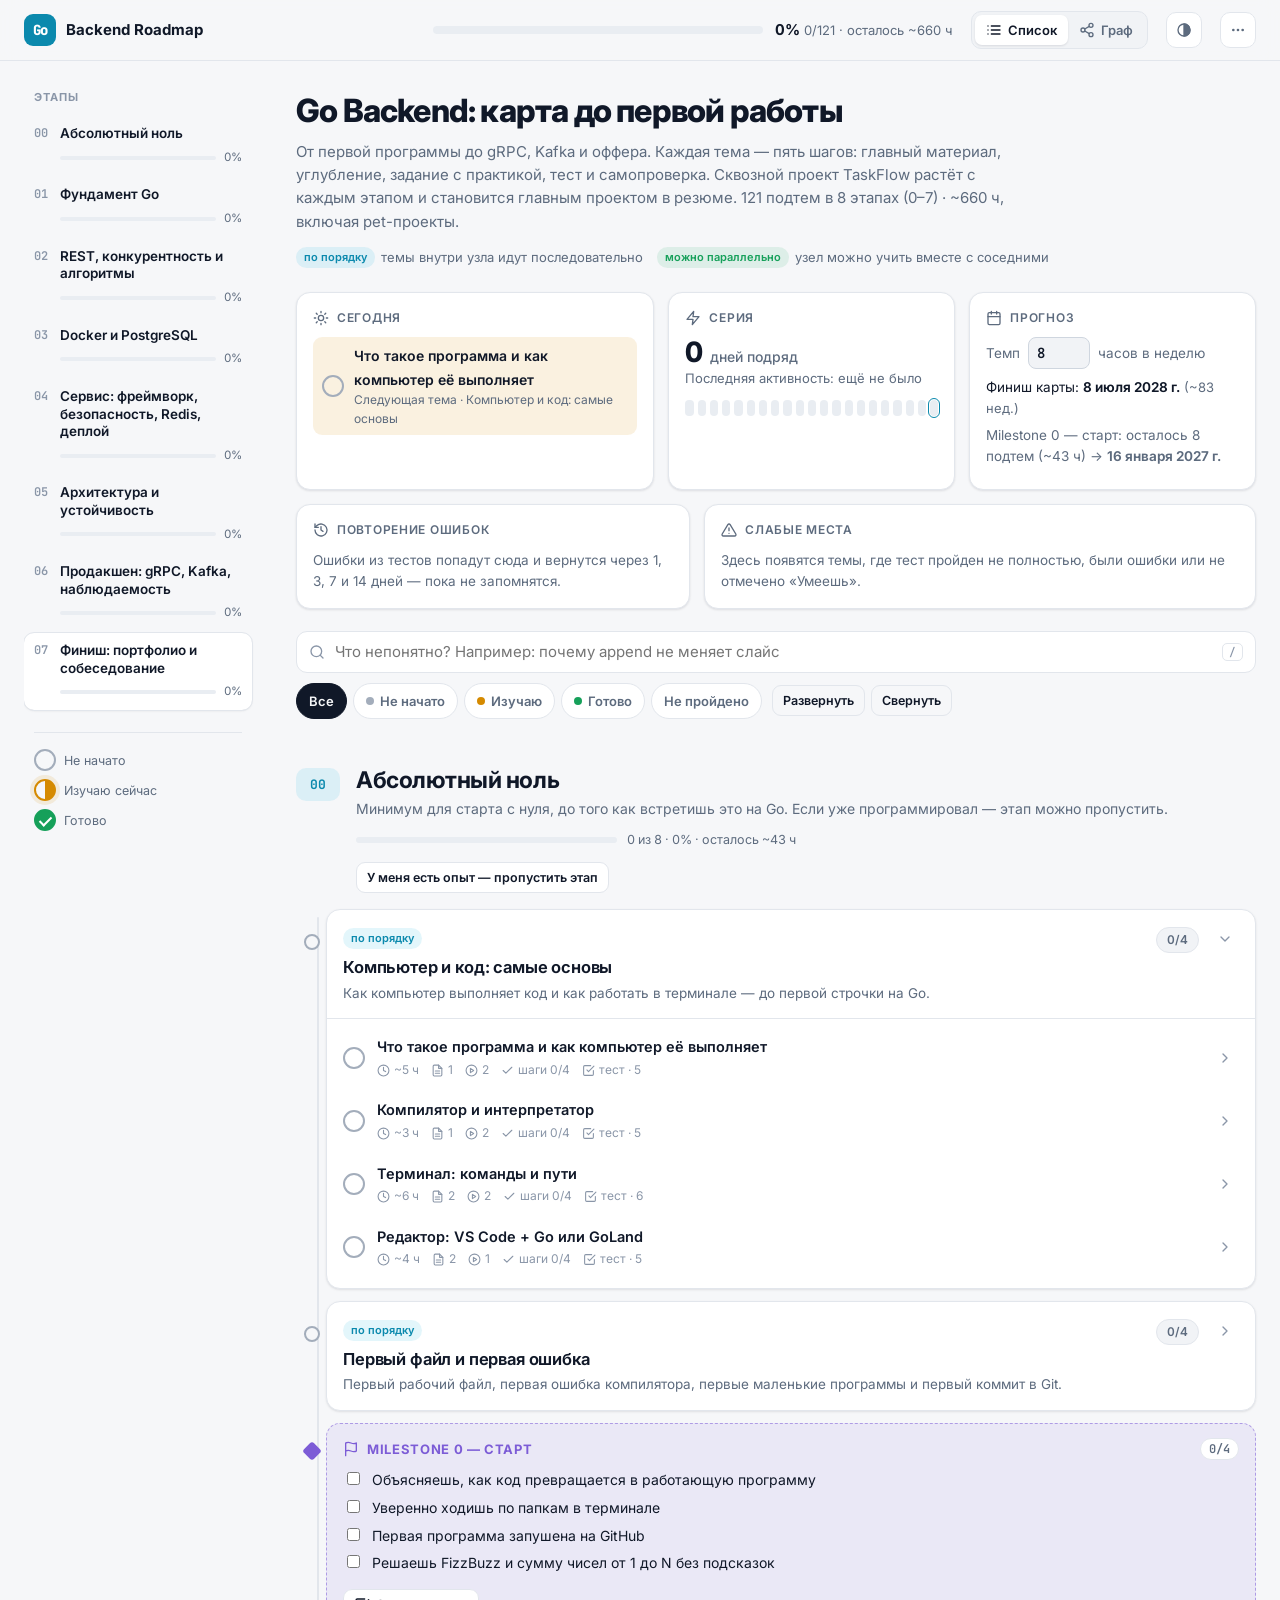
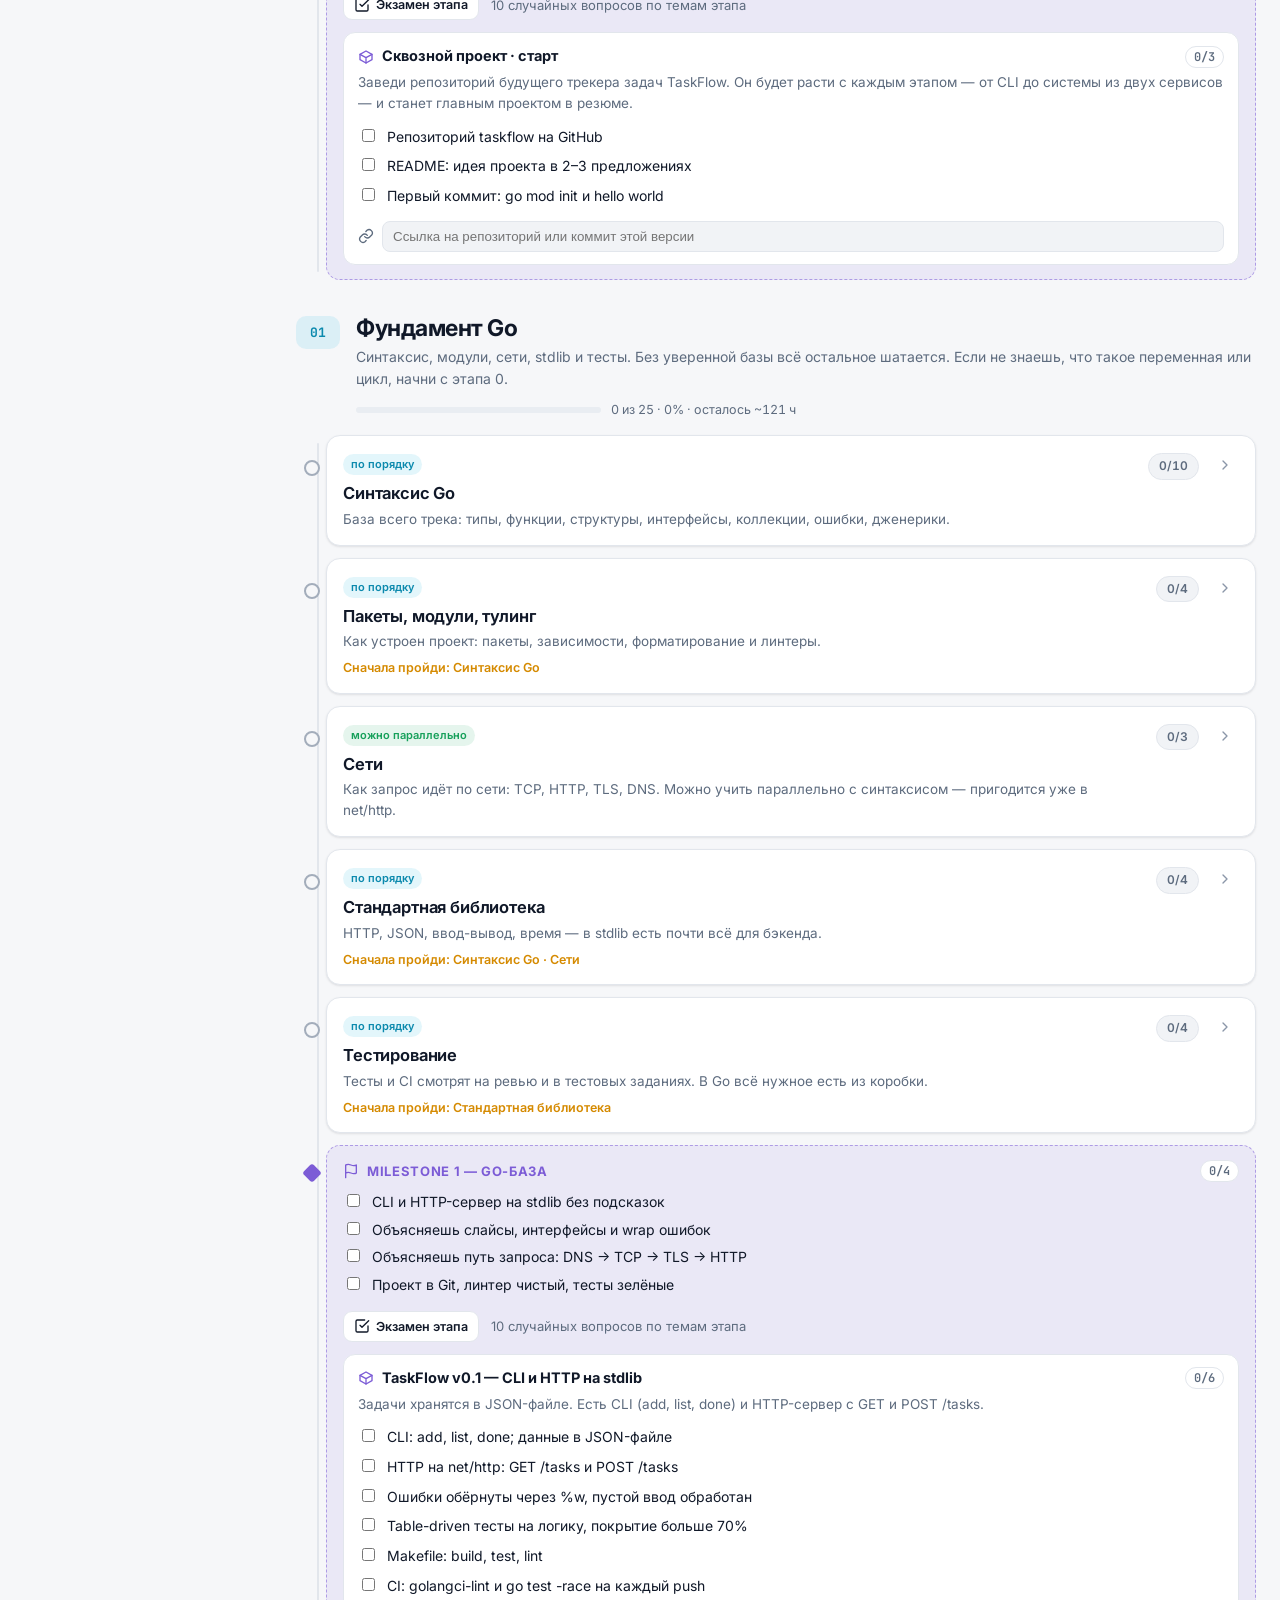
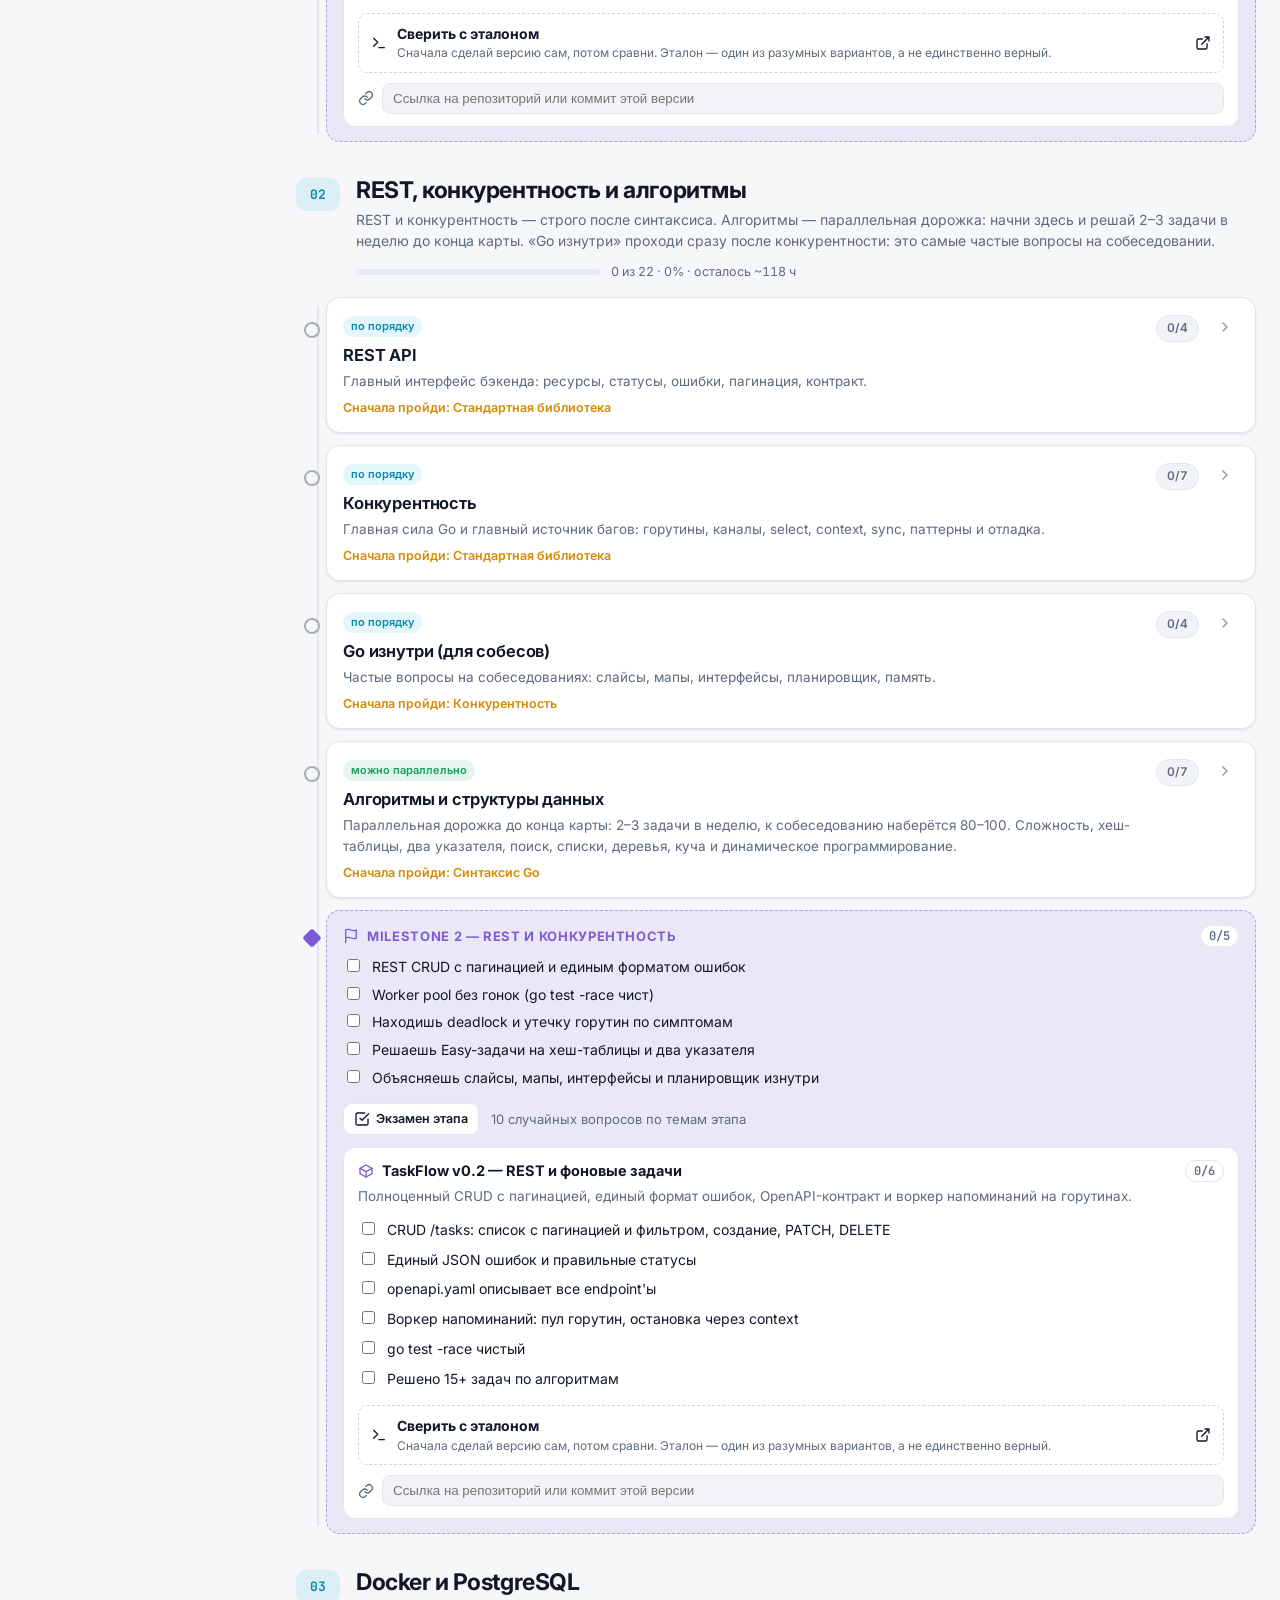
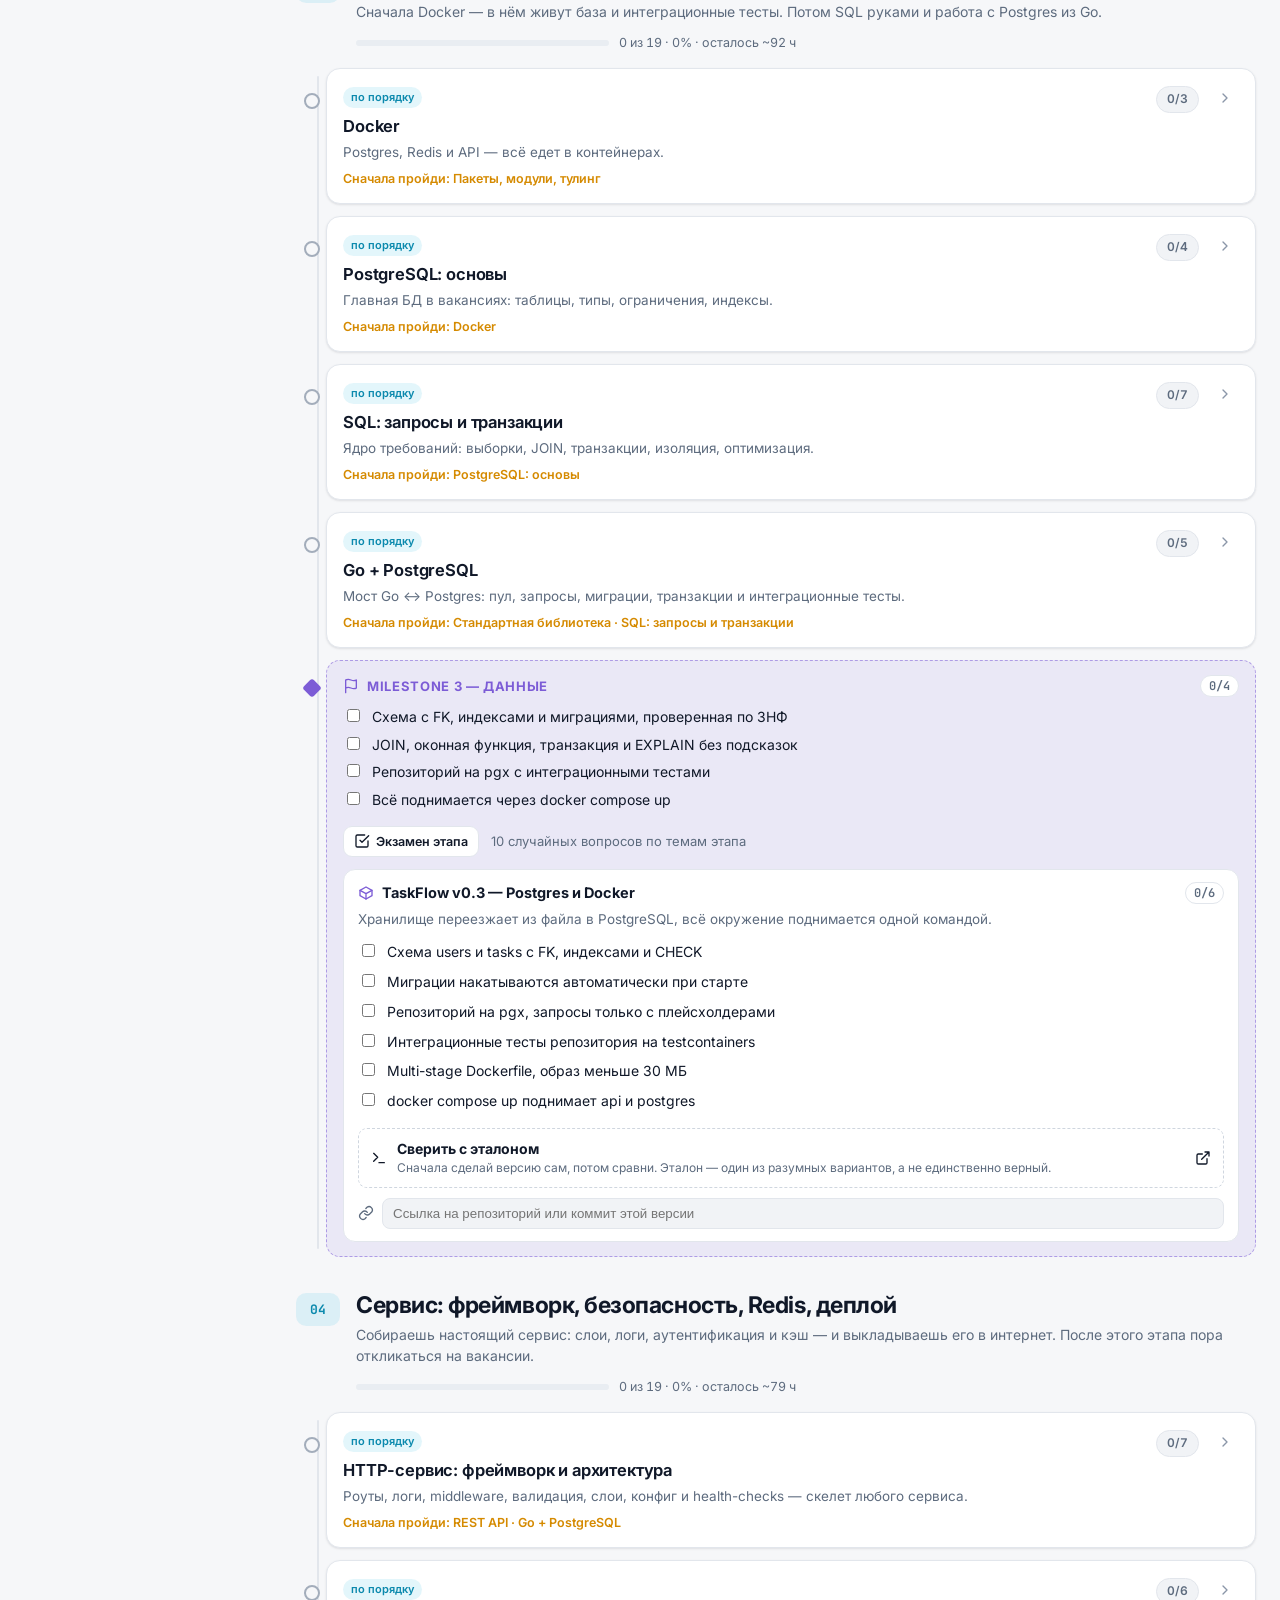
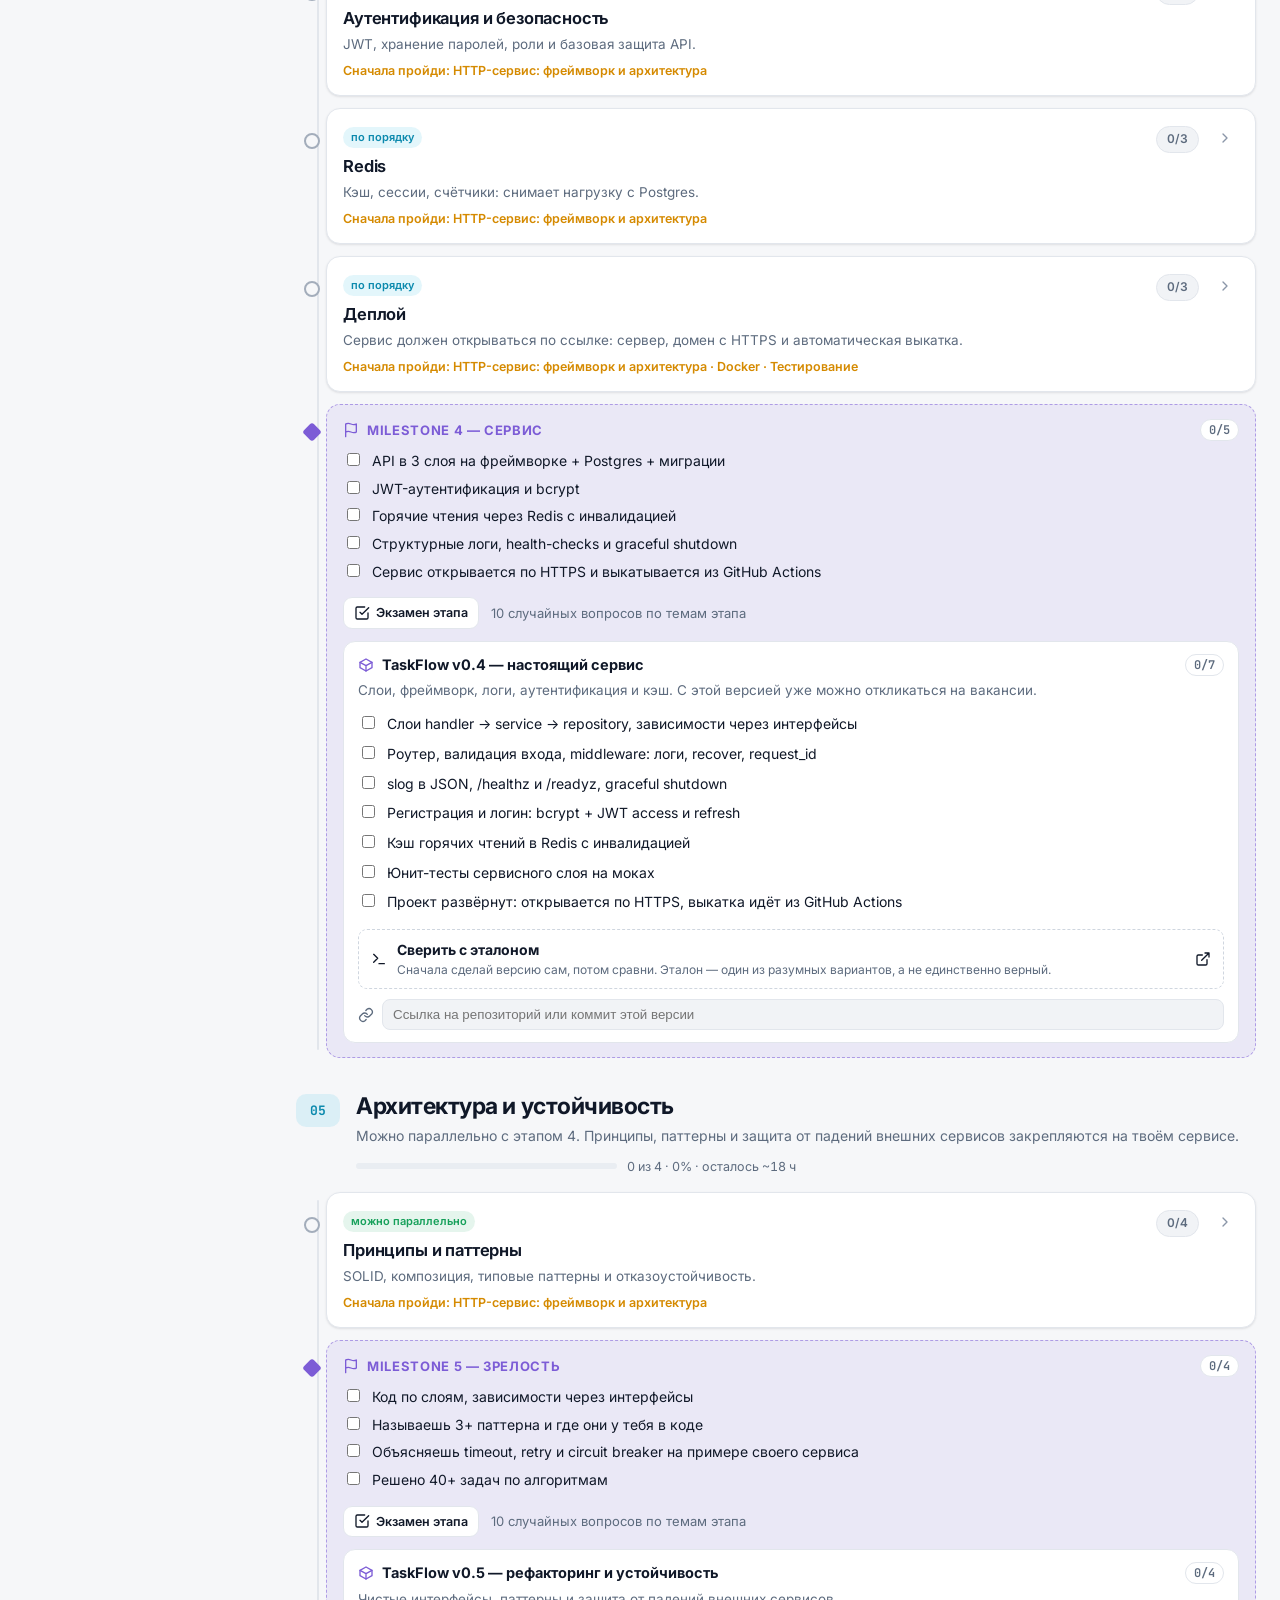
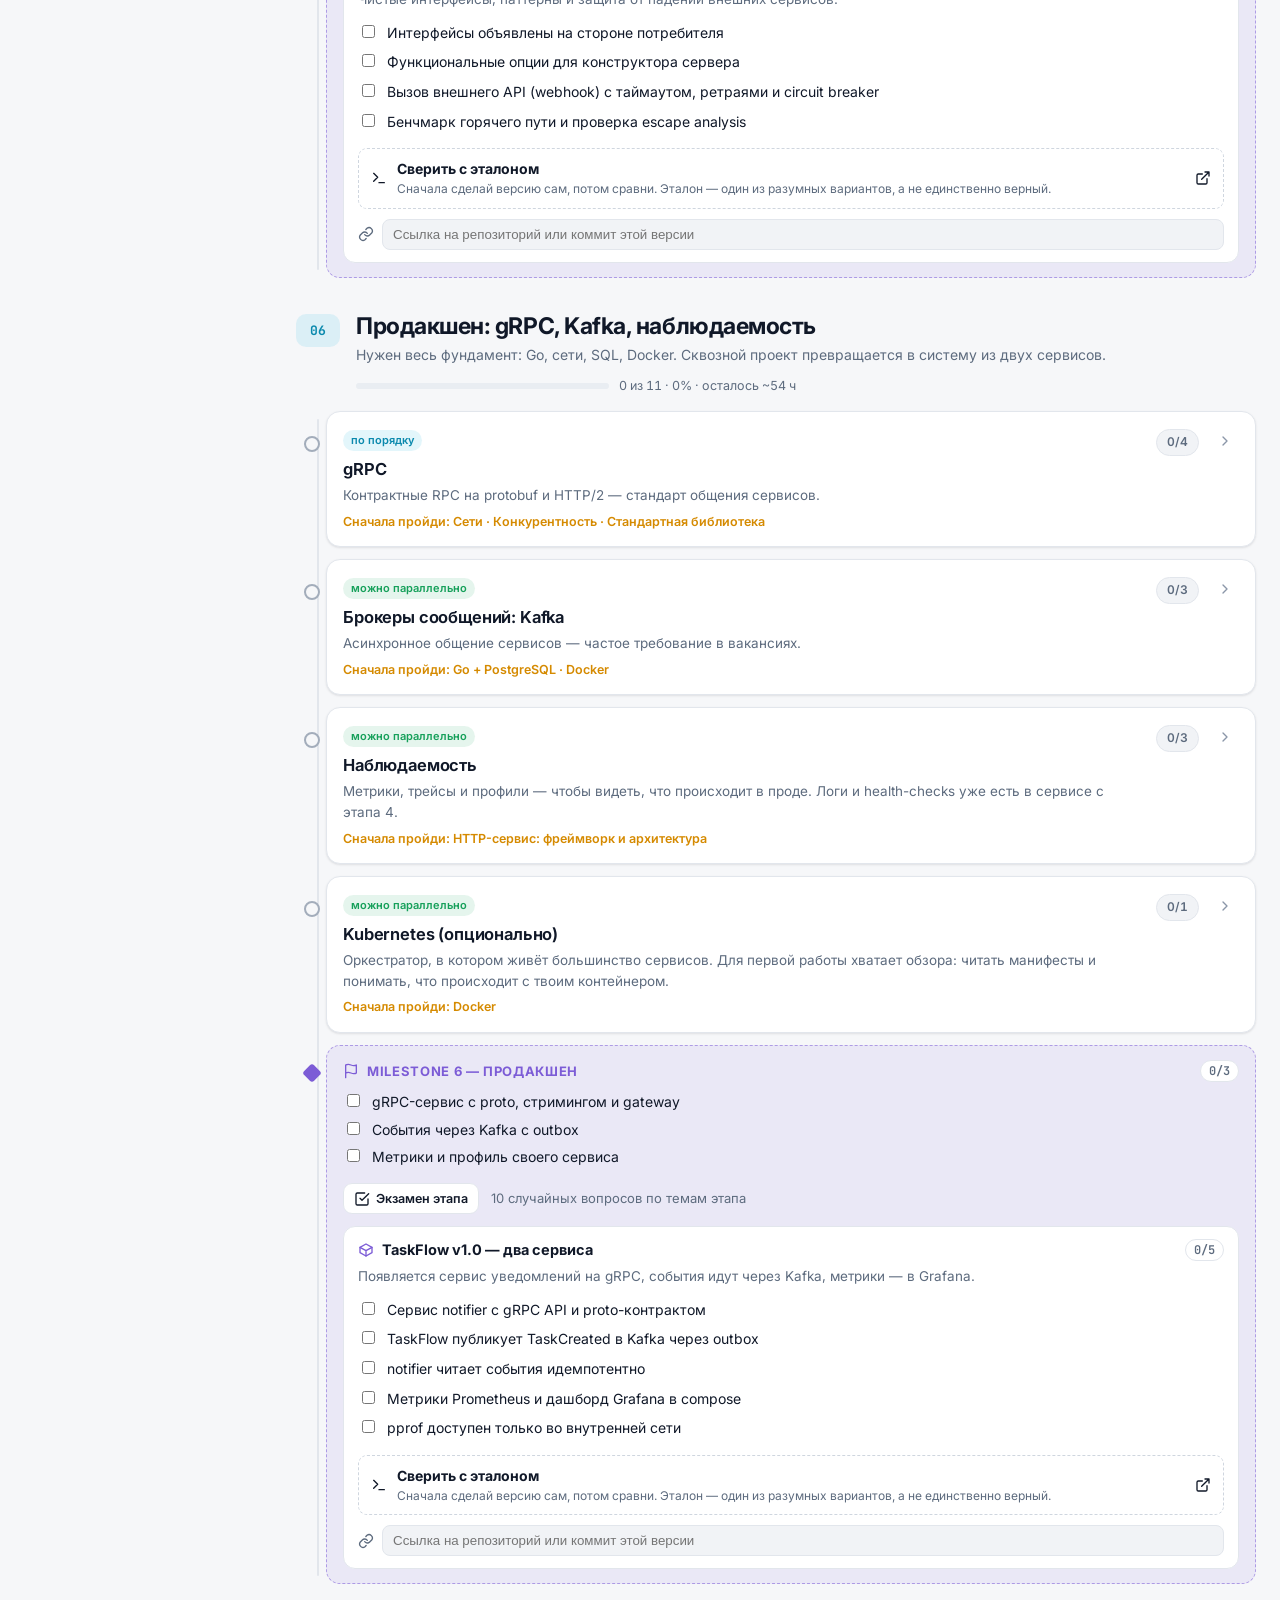
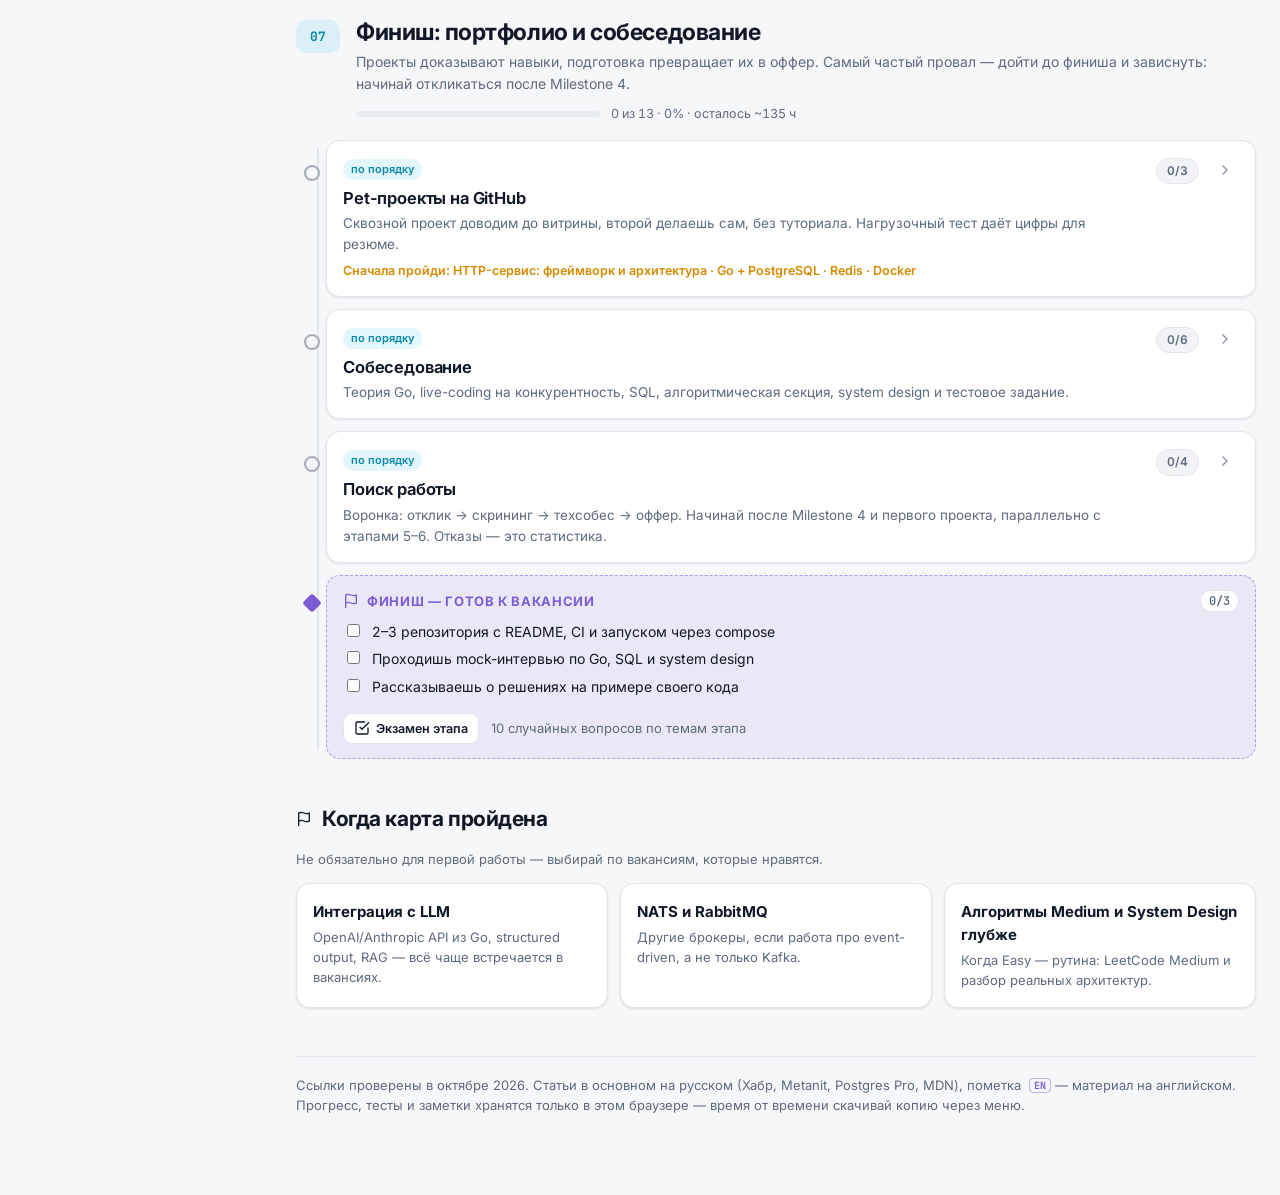
<file: index.html>
<!DOCTYPE html>
<html lang="ru">
<head>
<meta charset="UTF-8">
<meta name="viewport" content="width=device-width,initial-scale=1">
<title>Go Backend Roadmap</title>
<meta name="description" content="Карта Go-бэкенд разработчика до первой работы: 8 этапов, сквозной проект, статьи, видео, практика и тесты к каждой теме.">
<meta name="theme-color" content="#0b89ad">
<link rel="icon" href="data:image/svg+xml,%3Csvg xmlns='http://www.w3.org/2000/svg' viewBox='0 0 64 64'%3E%3Crect width='64' height='64' rx='14' fill='%230b89ad'/%3E%3Ctext x='32' y='43' font-family='Arial,sans-serif' font-size='28' font-weight='700' text-anchor='middle' fill='%23fff'%3EGo%3C/text%3E%3C/svg%3E">
<link rel="canonical" href="https://ubicasmerti228.github.io/go-roadmap/">
<meta property="og:type" content="website">
<meta property="og:title" content="Go Backend Roadmap — карта до первой работы">
<meta property="og:description" content="Карта Go-бэкенд разработчика до первой работы: 8 этапов, сквозной проект, статьи, видео, практика и тесты к каждой теме.">
<meta property="og:url" content="https://ubicasmerti228.github.io/go-roadmap/">
<meta property="og:image" content="https://ubicasmerti228.github.io/go-roadmap/og.png">
<meta property="og:locale" content="ru_RU">
<meta name="twitter:card" content="summary_large_image">
<link rel="preconnect" href="https://fonts.googleapis.com">
<link rel="preconnect" href="https://fonts.gstatic.com" crossorigin>
<link href="https://fonts.googleapis.com/css2?family=Inter:wght@400;500;600;700;800&family=JetBrains+Mono:wght@500;600;700&display=swap" rel="stylesheet">
<script>try{var t=localStorage.getItem("go-roadmap-theme");if(t)document.documentElement.dataset.theme=t.replace(/"/g,"")}catch(e){}</script>
<link rel="stylesheet" href="style.css">
</head>
<body>
<header class="top">
  <div class="top-in">
    <a class="brand" href="#"><span class="logo">Go</span><span class="brand-t">Backend Roadmap</span></a>
    <div class="gprog" title="Общий прогресс">
      <div class="bar"><i id="gBar"></i></div>
      <div class="gprog-t"><b id="gPct">0%</b> <span id="gCnt"></span></div>
    </div>
    <div class="seg" role="tablist" aria-label="Вид">
      <button id="vL" class="on" role="tab"><svg class="i" viewBox="0 0 24 24"><path d="M8 6h13M8 12h13M8 18h13M3 6h.01M3 12h.01M3 18h.01"/></svg><span>Список</span></button>
      <button id="vG" role="tab"><svg class="i" viewBox="0 0 24 24"><circle cx="18" cy="5" r="3"/><circle cx="6" cy="12" r="3"/><circle cx="18" cy="19" r="3"/><path d="m8.6 13.5 6.8 4M15.4 6.5l-6.8 4"/></svg><span>Граф</span></button>
    </div>
    <button class="icon-btn" id="themeBtn" title="Светлая / тёмная тема" aria-label="Сменить тему"><svg class="i" viewBox="0 0 24 24"><circle cx="12" cy="12" r="9"/><path d="M12 3a9 9 0 0 1 0 18z" fill="currentColor"/></svg></button>
    <div class="menu">
      <button class="icon-btn" id="menuBtn" aria-label="Меню"><svg class="i" viewBox="0 0 24 24"><circle cx="12" cy="12" r="1"/><circle cx="19" cy="12" r="1"/><circle cx="5" cy="12" r="1"/></svg></button>
      <div class="menu-pop" id="menuPop" hidden>
        <button id="mExpand"><svg class="i" viewBox="0 0 24 24"><path d="m7 15 5 5 5-5M7 9l5-5 5 5"/></svg>Развернуть все узлы</button>
        <button id="mCollapse"><svg class="i" viewBox="0 0 24 24"><path d="m7 20 5-5 5 5M7 4l5 5 5-5"/></svg>Свернуть все узлы</button>
        <hr>
        <button id="mNews"><svg class="i" viewBox="0 0 24 24"><path d="M12 2v4M12 18v4M4.9 4.9l2.8 2.8M16.3 16.3l2.8 2.8M2 12h4M18 12h4M4.9 19.1l2.8-2.8M16.3 7.7l2.8-2.8"/></svg>Что нового</button>
        <hr>
        <button id="mExport"><svg class="i" viewBox="0 0 24 24"><path d="M21 15v4a2 2 0 0 1-2 2H5a2 2 0 0 1-2-2v-4M7 10l5 5 5-5M12 15V3"/></svg>Скачать прогресс</button>
        <button id="mImport"><svg class="i" viewBox="0 0 24 24"><path d="M21 15v4a2 2 0 0 1-2 2H5a2 2 0 0 1-2-2v-4M17 8l-5-5-5 5M12 3v12"/></svg>Загрузить прогресс</button>
        <div class="menu-note" id="bkInfo"></div>
        <hr>
        <button id="mReset" class="danger"><svg class="i" viewBox="0 0 24 24"><path d="M3 6h18M19 6l-1 14a2 2 0 0 1-2 2H8a2 2 0 0 1-2-2L5 6M10 11v6M14 11v6M9 6V4a1 1 0 0 1 1-1h4a1 1 0 0 1 1 1v2"/></svg>Сбросить прогресс</button>
      </div>
    </div>
  </div>
</header>

<div class="layout">
  <aside class="side">
    <h4>Этапы</h4>
    <nav class="snav" id="snav"></nav>
    <div class="side-legend">
      <div><span class="stt" style="pointer-events:none"></span>Не начато</div>
      <div><span class="stt learning" style="pointer-events:none"></span>Изучаю сейчас</div>
      <div><span class="stt done" style="pointer-events:none"></span>Готово</div>
    </div>
  </aside>

  <main class="main">
    <section class="hero">
      <h1>Go Backend: карта до первой работы</h1>
      <p>От первой программы до gRPC, Kafka и оффера. Каждая тема — пять шагов: главный материал, углубление, задание с практикой, тест и самопроверка. Сквозной проект TaskFlow растёт с каждым этапом и становится главным проектом в резюме. <span id="heroStats"></span>.</p>
      <div class="legend">
        <span><span class="tag seq" style="margin:0">по порядку</span> темы внутри узла идут последовательно</span>
        <span><span class="tag par" style="margin:0">можно параллельно</span> узел можно учить вместе с соседними</span>
      </div>
    </section>

    <div class="apply" id="applyHint" hidden><span><b>Пора откликаться.</b> Этап «Сервис» пройден и TaskFlow уже настоящий сервис — не жди финиша карты, начинай поиск работы параллельно.</span><button class="btn sm" data-goto="job.where">К поиску работы</button></div>

    <div class="apply backup" id="backupHint" hidden><span><b>Сделай копию прогресса.</b> Он хранится только в этом браузере и пропадёт при очистке данных сайта. <span id="bkText"></span></span><span class="apply-act"><button class="btn sm" id="bkExport">Скачать копию</button><button class="btn ghost sm" id="bkLater">Позже</button></span></div>

    <section class="dash">
      <div class="card">
        <div class="card-h"><svg class="i" viewBox="0 0 24 24"><circle cx="12" cy="12" r="4"/><path d="M12 2v2M12 20v2M4.9 4.9l1.4 1.4M17.7 17.7l1.4 1.4M2 12h2M20 12h2M4.9 19.1l1.4-1.4M17.7 6.3l1.4-1.4"/></svg>Сегодня</div>
        <div class="now-list" id="nowList"></div>
      </div>
      <div class="card">
        <div class="card-h"><svg class="i" viewBox="0 0 24 24"><path d="M13 2 3 14h9l-1 8 10-12h-9z"/></svg>Серия</div>
        <div class="big" id="streak">0</div>
        <div class="mut" id="lastAct"></div>
        <div class="heat" id="heat" title="Последние 3 недели"></div>
      </div>
      <div class="card">
        <div class="card-h"><svg class="i" viewBox="0 0 24 24"><rect x="3" y="4" width="18" height="18" rx="2"/><path d="M16 2v4M8 2v4M3 10h18"/></svg>Прогноз</div>
        <label class="pace">Темп <input id="pw" type="number" min="1" max="80" value="8"> часов в неделю</label>
        <div class="fc-row" id="fcAll"></div>
        <div class="fc-row mut" id="fcMile" style="margin-top:6px"></div>
        <div class="fc-row mut" id="fcReal" style="margin-top:6px"></div>
      </div>
    </section>

    <section class="dash dash2">
      <div class="card">
        <div class="card-h"><svg class="i" viewBox="0 0 24 24"><path d="M3 12a9 9 0 1 0 3-6.7L3 8"/><path d="M3 3v5h5M12 7v5l3 2"/></svg>Повторение ошибок</div>
        <div id="revBody"></div>
      </div>
      <div class="card">
        <div class="card-h"><svg class="i" viewBox="0 0 24 24"><path d="M12 9v4M12 17h.01"/><path d="M10.3 3.9 1.8 18a2 2 0 0 0 1.7 3h17a2 2 0 0 0 1.7-3L13.7 3.9a2 2 0 0 0-3.4 0z"/></svg>Слабые места</div>
        <div id="weakBody" class="weak-list"></div>
      </div>
    </section>

    <div class="toolbar">
      <label class="search"><svg class="i" viewBox="0 0 24 24"><circle cx="11" cy="11" r="8"/><path d="m21 21-4.3-4.3"/></svg><input id="q" type="search" placeholder="Что непонятно? Например: почему append не меняет слайс" autocomplete="off" aria-label="Умный поиск по карте, статьям и видео"><kbd>/</kbd></label>
      <div id="sres" class="sres" hidden></div>
      <div class="chips" id="chips">
        <button class="chip on" data-f="all">Все</button>
        <button class="chip" data-f="todo"><span class="dot" style="background:var(--todo)"></span>Не начато</button>
        <button class="chip" data-f="learning"><span class="dot" style="background:var(--learn)"></span>Изучаю</button>
        <button class="chip" data-f="done"><span class="dot" style="background:var(--done)"></span>Готово</button>
        <button class="chip" data-f="open" title="Скрыть пройденное">Не пройдено</button>
      </div>
      <div class="tb-act">
        <button class="btn ghost sm" id="tExpand">Развернуть</button>
        <button class="btn ghost sm" id="tCollapse">Свернуть</button>
      </div>
      <nav class="stage-chips" id="stageChips"></nav>
    </div>

    <div id="app"></div>

    <div id="gwrap">
      <canvas id="gcv"></canvas>
      <div id="gbar">
        <button class="btn sm" id="gfit">Вписать</button>
        <button class="btn sm" id="gcur">К текущей теме</button>
        <button class="btn sm" id="gstop">Пауза</button>
      </div>
      <div id="ghint">Узел: потянуть — переместить, клик — детали · фон: тянуть — сдвиг · колесо или щипок — масштаб</div>
      <aside id="gside"></aside>
    </div>

    <footer class="foot">
      Ссылки проверены в октябре 2026. Статьи в основном на русском (Хабр, Metanit, Postgres Pro, MDN), пометка <span class="en">EN</span> — материал на английском.
      Прогресс, тесты и заметки хранятся только в этом браузере — время от времени скачивай копию через меню.
    </footer>
  </main>
</div>
<input type="file" id="fi" accept=".json,application/json" hidden>
<div id="review" class="modal" hidden>
  <div class="modal-box" role="dialog" aria-modal="true" aria-label="Повторение ошибок">
    <div class="modal-h"><b id="rvTitle">Повторение ошибок</b><button class="icon-btn" data-rv="close" aria-label="Закрыть"><svg class="i" viewBox="0 0 24 24"><path d="M18 6 6 18M6 6l12 12"/></svg></button></div>
    <div id="rvBody"></div>
  </div>
</div>
<div id="news" class="modal" hidden>
  <div class="modal-box" role="dialog" aria-modal="true" aria-label="Что нового в карте">
    <div class="modal-h"><b>Что нового в карте</b><button class="icon-btn" data-close aria-label="Закрыть"><svg class="i" viewBox="0 0 24 24"><path d="M18 6 6 18M6 6l12 12"/></svg></button></div>
    <div id="newsBody"></div>
  </div>
</div>
<script src="data.js"></script>
<script src="app.js"></script>
<script src="graph.js"></script>
<script src="search.js"></script>
</body>
</html>
</file>
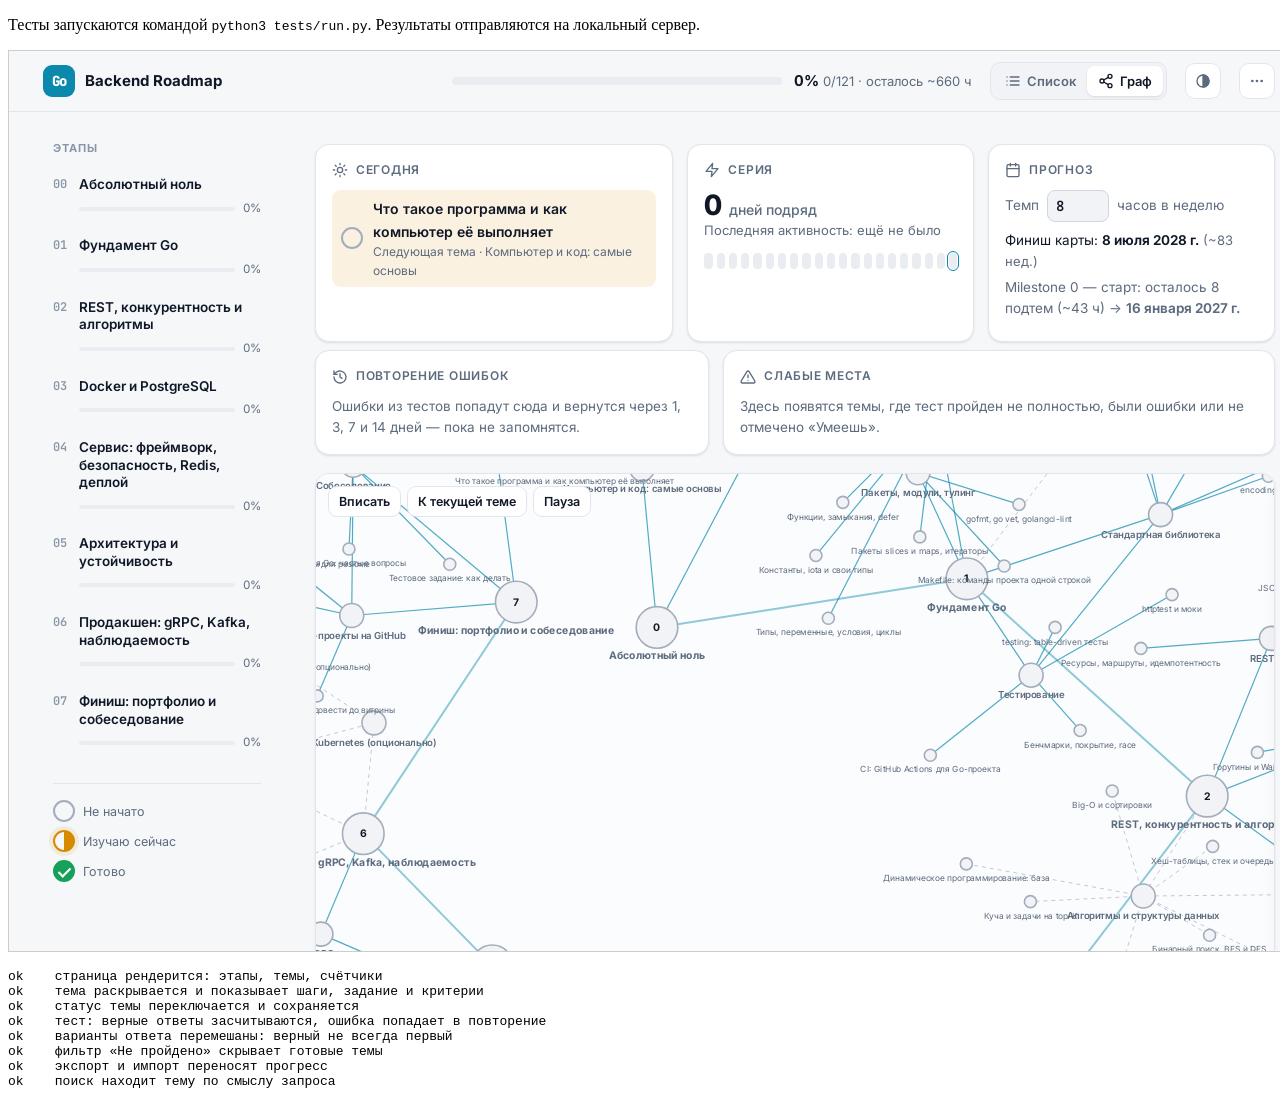
<file: tests/tests.html>
<!DOCTYPE html>
<html lang="ru">
<head>
<meta charset="UTF-8">
<title>Тесты Go Backend Roadmap</title>
</head>
<body>
<p>Тесты запускаются командой <code>python3 tests/run.py</code>. Результаты отправляются на локальный сервер.</p>
<iframe id="app" style="width:1300px;height:900px;border:1px solid #ccc"></iframe>
<pre id="out"></pre>
<script src="tests.js"></script>
</body>
</html>
</file>
<file: style.css>
:root{
  --bg:#f6f7f9;--surface:#fff;--surface-2:#f1f3f6;--surface-3:#e9edf2;--border:#e2e6ec;--border-strong:#cfd6df;
  --text:#101828;--muted:#5d6b7e;--faint:#8a96a8;
  --accent:#0b89ad;--accent-strong:#07708e;--accent-soft:rgba(0,173,216,.11);
  --done:#16a05a;--done-soft:rgba(22,160,90,.11);--learn:#d58a00;--learn-soft:rgba(213,138,0,.12);
  --todo:#a3adbb;--danger:#d63a3a;--danger-soft:rgba(214,58,58,.1);--violet:#7c5cd6;--violet-soft:rgba(124,92,214,.09);
  --task-bg:#fff8e8;--header-bg:rgba(246,247,249,.86);--graph-bg:#fbfcfd;
  --shadow:0 1px 2px rgba(16,24,40,.05),0 1px 3px rgba(16,24,40,.06);--shadow-lg:0 12px 32px rgba(16,24,40,.12);
  --r:14px;--mono:"JetBrains Mono",ui-monospace,SFMono-Regular,Menlo,monospace;
  color-scheme:light;
}
@media (prefers-color-scheme:dark){:root:not([data-theme="light"]){
  --bg:#0b0e13;--surface:#12161d;--surface-2:#171c25;--surface-3:#1e2530;--border:#232a35;--border-strong:#313a47;
  --text:#e6ebf1;--muted:#8d99aa;--faint:#657184;
  --accent:#3cc6e8;--accent-strong:#6fd6f0;--accent-soft:rgba(60,198,232,.12);
  --done:#3fb950;--done-soft:rgba(63,185,80,.13);--learn:#e6a317;--learn-soft:rgba(230,163,23,.13);
  --todo:#566173;--danger:#f0605d;--danger-soft:rgba(240,96,93,.12);--violet:#a48bf0;--violet-soft:rgba(164,139,240,.1);
  --task-bg:rgba(230,163,23,.07);--header-bg:rgba(11,14,19,.84);--graph-bg:#0d1117;
  --shadow:0 1px 2px rgba(0,0,0,.3);--shadow-lg:0 16px 40px rgba(0,0,0,.5);color-scheme:dark;
}}
:root[data-theme="dark"]{
  --bg:#0b0e13;--surface:#12161d;--surface-2:#171c25;--surface-3:#1e2530;--border:#232a35;--border-strong:#313a47;
  --text:#e6ebf1;--muted:#8d99aa;--faint:#657184;
  --accent:#3cc6e8;--accent-strong:#6fd6f0;--accent-soft:rgba(60,198,232,.12);
  --done:#3fb950;--done-soft:rgba(63,185,80,.13);--learn:#e6a317;--learn-soft:rgba(230,163,23,.13);
  --todo:#566173;--danger:#f0605d;--danger-soft:rgba(240,96,93,.12);--violet:#a48bf0;--violet-soft:rgba(164,139,240,.1);
  --task-bg:rgba(230,163,23,.07);--header-bg:rgba(11,14,19,.84);--graph-bg:#0d1117;
  --shadow:0 1px 2px rgba(0,0,0,.3);--shadow-lg:0 16px 40px rgba(0,0,0,.5);color-scheme:dark;
}

*{box-sizing:border-box}
html{scroll-padding-top:128px}
body{margin:0;background:var(--bg);color:var(--text);font:15px/1.55 Inter,system-ui,-apple-system,"Segoe UI",Roboto,Arial,sans-serif;-webkit-font-smoothing:antialiased}
a{color:var(--accent);text-decoration:none}
a:hover{color:var(--accent-strong)}
button{font:inherit;color:inherit}
code{font-family:var(--mono);font-variant-ligatures:none;font-size:.88em;background:var(--surface-3);border-radius:5px;padding:1px 5px;word-break:break-word}
svg.i{width:16px;height:16px;flex-shrink:0;stroke:currentColor;fill:none;stroke-width:2;stroke-linecap:round;stroke-linejoin:round;vertical-align:-3px}
[hidden]{display:none!important}

/* header */
.top{position:sticky;top:0;z-index:20;background:var(--header-bg);backdrop-filter:saturate(1.4) blur(10px);-webkit-backdrop-filter:saturate(1.4) blur(10px);border-bottom:1px solid var(--border)}
.top-in{max-width:1280px;margin:0 auto;height:60px;padding:0 24px;display:flex;align-items:center;gap:18px}
.brand{display:flex;align-items:center;gap:10px;color:var(--text);font-weight:700;white-space:nowrap}
.brand:hover{color:var(--text)}
.logo{display:grid;place-items:center;width:32px;height:32px;border-radius:9px;background:var(--accent);color:#fff;font:800 14px/1 var(--mono);letter-spacing:-.04em}
.gprog{flex:1;display:flex;align-items:center;gap:12px;min-width:0;max-width:520px;margin-left:auto}
.bar{height:8px;background:var(--surface-3);border-radius:99px;overflow:hidden;flex:1;min-width:60px}
.bar>i{display:block;height:100%;width:0;background:linear-gradient(90deg,var(--accent),var(--done));border-radius:99px;transition:width .4s ease}
.gprog-t{font-size:13px;color:var(--muted);white-space:nowrap}
.gprog-t b{color:var(--text);font-size:15px;font-variant-numeric:tabular-nums}
.seg{display:inline-flex;background:var(--surface-2);border:1px solid var(--border);border-radius:10px;padding:3px}
.seg button{border:0;background:transparent;padding:5px 11px;border-radius:7px;cursor:pointer;font-size:13px;font-weight:600;color:var(--muted);display:flex;align-items:center;gap:6px}
.seg button.on{background:var(--surface);color:var(--text);box-shadow:var(--shadow)}
.icon-btn{width:36px;height:36px;display:grid;place-items:center;border-radius:10px;border:1px solid var(--border);background:var(--surface);cursor:pointer;color:var(--muted)}
.icon-btn:hover{color:var(--text);border-color:var(--border-strong)}
.menu{position:relative}
.menu-pop{position:absolute;right:0;top:44px;min-width:230px;background:var(--surface);border:1px solid var(--border);border-radius:12px;box-shadow:var(--shadow-lg);padding:6px;z-index:30}
.menu-pop button{display:flex;width:100%;align-items:center;gap:10px;border:0;background:none;padding:9px 10px;border-radius:8px;cursor:pointer;font-size:14px;text-align:left}
.menu-pop button:hover{background:var(--surface-2)}
.menu-pop hr{border:0;border-top:1px solid var(--border);margin:5px 4px}
.menu-pop .danger{color:var(--danger)}

/* layout */
.layout{max-width:1280px;margin:0 auto;padding:0 24px;display:grid;grid-template-columns:232px minmax(0,1fr);gap:40px}
.side{scrollbar-width:thin;scrollbar-color:var(--border-strong) transparent;position:sticky;top:60px;align-self:start;height:calc(100vh - 60px);overflow:auto;padding:28px 4px 24px 0}
.side h4{margin:0 0 10px 10px;font-size:11px;letter-spacing:.08em;text-transform:uppercase;color:var(--faint)}
.snav a{display:block;padding:9px 10px;border-radius:10px;color:var(--text);margin-bottom:2px}
.snav a:hover{background:var(--surface-2);color:var(--text)}
.snav a.cur{background:var(--surface);box-shadow:var(--shadow);outline:1px solid var(--border)}
.snav .sn-t{display:flex;gap:8px;font-size:13.5px;font-weight:600;line-height:1.3}
.snav .sn-n{font:600 12px/1.45 var(--mono);color:var(--faint);min-width:18px}
.snav .sn-p{display:flex;align-items:center;gap:8px;margin:6px 0 0 26px;font-size:11.5px;color:var(--muted);font-variant-numeric:tabular-nums}
.snav .bar{height:4px}
.side-legend{margin:22px 10px 0;padding-top:16px;border-top:1px solid var(--border);font-size:12.5px;color:var(--muted);display:grid;gap:8px}
.side-legend div{display:flex;align-items:center;gap:8px}
.main{min-width:0;padding:32px 0 80px}

/* hero + dashboard */
.hero h1{margin:0;font-size:32px;line-height:1.15;letter-spacing:-.025em;font-weight:800}
.hero p{margin:10px 0 0;color:var(--muted);max-width:720px}
.legend{display:flex;flex-wrap:wrap;gap:14px;margin-top:14px;font-size:13px;color:var(--muted)}
.legend span{display:inline-flex;align-items:center;gap:6px}
.dash{display:grid;grid-template-columns:1.25fr 1fr 1fr;gap:14px;margin:24px 0 8px}
.card{background:var(--surface);border:1px solid var(--border);border-radius:var(--r);padding:16px;box-shadow:var(--shadow);min-width:0}
.card-h{display:flex;align-items:center;gap:8px;font-size:12px;font-weight:600;text-transform:uppercase;letter-spacing:.06em;color:var(--muted);margin-bottom:10px}
.now-list{display:grid;gap:6px}
.now-item{display:flex;align-items:center;gap:10px;padding:7px 9px;border-radius:9px;background:var(--learn-soft);color:var(--text);cursor:pointer;border:0;text-align:left;width:100%}
.now-item:hover{outline:1px solid var(--learn)}
.now-item small{display:block;color:var(--muted);font-size:12px}
.now-item b{font-weight:600;font-size:14px}
.empty{font-size:13.5px;color:var(--muted)}
.big{font-size:28px;font-weight:800;letter-spacing:-.02em;font-variant-numeric:tabular-nums;line-height:1.1}
.big small{font-size:14px;font-weight:500;color:var(--muted);letter-spacing:0}
.heat{display:flex;gap:4px;margin-top:12px}
.heat i{flex:1;height:16px;border-radius:4px;background:var(--surface-3)}
.heat i.on{background:var(--done)}
.heat i.today{outline:1.5px solid var(--accent);outline-offset:1px}
.mut{color:var(--muted);font-size:13px}
.pace{display:flex;align-items:center;gap:8px;font-size:13.5px;color:var(--muted);margin-bottom:8px}
.pace input{width:62px;padding:6px 8px;border-radius:8px;border:1px solid var(--border-strong);background:var(--surface-2);color:var(--text);font:600 14px var(--mono)}
.fc-row{font-size:13.5px;margin-top:4px}
.fc-row b{font-weight:650}

/* toolbar */
.toolbar{position:sticky;top:60px;z-index:10;background:var(--bg);padding:14px 0 12px;display:flex;flex-wrap:wrap;gap:10px;align-items:center;border-bottom:1px solid transparent}
.toolbar.stuck{border-bottom-color:var(--border)}
.search{flex:1 1 260px;display:flex;align-items:center;gap:8px;background:var(--surface);border:1px solid var(--border);border-radius:11px;padding:0 12px;min-width:0;color:var(--faint)}
.search:focus-within{border-color:var(--accent);box-shadow:0 0 0 3px var(--accent-soft)}
.search input{flex:1;border:0;background:none;outline:0;height:40px;color:var(--text);font:inherit;min-width:0}
.search kbd{font:500 11px var(--mono);border:1px solid var(--border);border-radius:5px;padding:1px 6px;color:var(--faint)}
.chips{display:flex;gap:6px;flex-wrap:wrap}
.chip{border:1px solid var(--border);background:var(--surface);border-radius:99px;padding:7px 12px;font-size:13px;font-weight:600;cursor:pointer;color:var(--muted);display:inline-flex;align-items:center;gap:6px}
.chip:hover{color:var(--text)}
.chip.on{background:var(--text);color:var(--bg);border-color:var(--text)}
.chip .dot{width:8px;height:8px;border-radius:50%}
.tb-act{display:flex;gap:6px}
.btn{border:1px solid var(--border);background:var(--surface);border-radius:9px;padding:7px 12px;font-size:13px;font-weight:600;cursor:pointer;display:inline-flex;align-items:center;gap:6px;color:var(--text)}
.btn:hover{border-color:var(--border-strong)}
.btn.primary{background:var(--accent);border-color:var(--accent);color:#fff}
.btn.primary:hover{background:var(--accent-strong)}
.btn.ghost{background:transparent}
.btn.sm{padding:5px 10px;font-size:12.5px}
.stage-chips{display:none;gap:6px;overflow-x:auto;width:100%;scrollbar-width:none;padding-bottom:2px}
.stage-chips::-webkit-scrollbar{display:none}
.stage-chips a{flex-shrink:0;font-size:12.5px;font-weight:600;padding:6px 11px;border-radius:99px;background:var(--surface);border:1px solid var(--border);color:var(--text);white-space:nowrap}
.stage-chips a small{color:var(--faint);font-weight:500;margin-left:4px}

/* stages */
.stage{margin-top:34px}
.stage-h{display:flex;gap:16px;align-items:flex-start;margin-bottom:16px}
.stage-num{font:700 13px/1 var(--mono);color:var(--accent);background:var(--accent-soft);border-radius:10px;padding:10px 0;width:44px;text-align:center;flex-shrink:0;margin-top:2px}
.stage-h h2{margin:0;font-size:23px;letter-spacing:-.02em;line-height:1.25}
.stage-h p{margin:4px 0 0;color:var(--muted);font-size:14px}
.stage-prog{display:flex;align-items:center;gap:10px;margin-top:10px;font-size:12.5px;color:var(--muted);font-variant-numeric:tabular-nums;max-width:440px}
.stage-prog .bar{height:6px}
.nodes{position:relative;padding-left:30px}
.nodes:before{content:"";position:absolute;left:21px;top:8px;bottom:8px;width:2px;background:var(--border);border-radius:2px}
.node{position:relative;background:var(--surface);border:1px solid var(--border);border-radius:var(--r);box-shadow:var(--shadow);margin-bottom:12px}
.node:before{content:"";position:absolute;left:-15px;top:24px;width:12px;height:12px;border-radius:50%;background:var(--bg);border:2.5px solid var(--todo);transform:translateX(-50%)}
.node.n-learning:before{border-color:var(--learn);background:var(--learn)}
.node.n-done:before{border-color:var(--done);background:var(--done)}
.node-h{display:flex;gap:12px;align-items:flex-start;padding:15px 16px;cursor:pointer;border-radius:var(--r)}
.node-h:hover{background:var(--surface-2)}
.node-main{flex:1;min-width:0}
.node-t{font-size:16.5px;font-weight:650;letter-spacing:-.01em}
.node-d{font-size:13.5px;color:var(--muted);margin-top:2px}
.tag{white-space:nowrap;display:inline-flex;align-items:center;gap:5px;font-size:11px;font-weight:600;padding:2px 8px;border-radius:99px;margin-bottom:6px}
.tag.seq{background:var(--accent-soft);color:var(--accent)}
.tag.par{background:var(--done-soft);color:var(--done)}
.pill{font-size:12px;font-weight:600;color:var(--muted);background:var(--surface-2);border:1px solid var(--border);border-radius:99px;padding:3px 10px;white-space:nowrap;font-variant-numeric:tabular-nums;margin-top:2px}
.pill.full{color:var(--done);border-color:var(--done);background:var(--done-soft)}
.chev{width:28px;height:28px;display:grid;place-items:center;border:0;background:none;border-radius:8px;color:var(--faint);cursor:pointer;flex-shrink:0;transition:transform .2s ease}
.node.op>.node-h .chev{transform:rotate(90deg)}
.node-b{display:none;border-top:1px solid var(--border);padding:6px 8px 8px}
.node.op>.node-b{display:block}

/* subtopics */
.sub{border-radius:11px;margin:2px 0}
.sub-h{display:flex;align-items:center;gap:12px;padding:9px 8px;border-radius:11px}
.sub-h:hover{background:var(--surface-2)}
.sub.op{background:var(--surface-2)}
.sub-main{flex:1;min-width:0;cursor:pointer}
.sub-t{font-weight:600;font-size:14.5px}
.sub.st-done .sub-t{color:var(--muted)}
.sub-m{display:flex;flex-wrap:wrap;gap:4px 12px;font-size:12px;color:var(--faint);margin-top:2px}
.sub-m span{display:inline-flex;align-items:center;gap:4px}
.sub-m svg.i{width:13px;height:13px;vertical-align:-2px}
.qb.ok{color:var(--done);font-weight:600}
.qb.part{color:var(--learn);font-weight:600}
.sub.op .chev{transform:rotate(90deg)}
.stt{width:22px;height:22px;border-radius:50%;border:2px solid var(--todo);background:transparent;cursor:pointer;flex-shrink:0;padding:0;position:relative;transition:all .15s ease}
.stt:hover{border-color:var(--accent);box-shadow:0 0 0 4px var(--accent-soft)}
.st-learning>.sub-h .stt,.stt.learning{border-color:var(--learn);background:conic-gradient(var(--learn) 0 50%,transparent 50% 100%);box-shadow:0 0 0 4px var(--learn-soft)}
.st-done>.sub-h .stt,.stt.done{border-color:var(--done);background:var(--done)}
.st-done>.sub-h .stt:after,.stt.done:after{content:"";position:absolute;left:6px;top:2.5px;width:5px;height:10px;border:solid #fff;border-width:0 2px 2px 0;transform:rotate(45deg)}
.sub-b{padding:2px 12px 16px 42px}
.why{margin:2px 0 10px;color:var(--muted);font-size:14px}
.task{background:var(--task-bg);border:1px solid color-mix(in srgb,var(--learn) 30%,transparent);border-left:3px solid var(--learn);border-radius:9px;padding:9px 12px;font-size:14px;margin-bottom:14px}
.task b{display:block;font-size:11px;letter-spacing:.07em;text-transform:uppercase;color:var(--learn);margin-bottom:2px}
.task:has(+ .ac){margin-bottom:8px}
.ac{border:1px solid var(--border);border-radius:9px;padding:9px 12px;font-size:14px;margin-bottom:14px}
.ac b{display:block;font-size:11px;letter-spacing:.07em;text-transform:uppercase;color:var(--muted);margin-bottom:4px}
.ac ul{margin:0;padding-left:18px}
.ac li{margin:2px 0}
.st-seg{display:inline-flex;gap:4px;margin-bottom:14px;flex-wrap:wrap}
.st-seg button{border:1px solid var(--border);background:var(--surface);border-radius:8px;padding:5px 10px;font-size:12.5px;font-weight:600;cursor:pointer;color:var(--muted);display:inline-flex;align-items:center;gap:6px}
.st-seg .stt:after{left:3px;top:.5px;width:3px;height:6.5px;border-width:0 1.5px 1.5px 0}
.st-seg .stt{box-shadow:none!important}
.st-seg button.on[data-v="todo"]{color:var(--text);border-color:var(--border-strong)}
.st-seg button.on[data-v="learning"]{color:var(--learn);border-color:var(--learn);background:var(--learn-soft)}
.st-seg button.on[data-v="done"]{color:var(--done);border-color:var(--done);background:var(--done-soft)}
.res{display:grid;grid-template-columns:repeat(auto-fit,minmax(250px,1fr));gap:12px 22px;margin-bottom:14px}
.res-g h5{display:flex;align-items:center;gap:7px;margin:0 0 6px;font-size:11.5px;letter-spacing:.07em;text-transform:uppercase;color:var(--muted)}
.res-g ul{list-style:none;margin:0;padding:0;display:grid;gap:4px}
.lnk{display:flex;align-items:baseline;gap:8px;padding:5px 8px;border-radius:8px;color:var(--text);font-size:14px;line-height:1.4}
.lnk:hover{background:var(--surface);color:var(--text)}
.lnk:hover .lt{color:var(--accent)}
.src{font-size:10.5px;font-weight:700;color:var(--muted);background:var(--surface-3);border-radius:5px;padding:1px 6px;white-space:nowrap;flex-shrink:0}
.en{font:700 10px var(--mono);color:var(--violet);border:1px solid color-mix(in srgb,var(--violet) 45%,transparent);border-radius:4px;padding:0 4px;margin-left:4px;vertical-align:1px}
.vids{grid-column:1/-1}
.vgrid{display:grid;grid-template-columns:repeat(auto-fill,minmax(250px,1fr));gap:10px}
.vid{display:grid;grid-template-columns:120px 1fr;gap:10px;align-items:start;padding:6px;border-radius:10px;border:1px solid var(--border);background:var(--surface);cursor:pointer;text-align:left;width:100%}
.vid:hover{border-color:var(--border-strong);box-shadow:var(--shadow)}
.thumb{position:relative;aspect-ratio:16/9;border-radius:7px;overflow:hidden;background:var(--surface-3)}
.thumb img{width:100%;height:100%;object-fit:cover;display:block}
.thumb .dur{position:absolute;right:4px;bottom:4px;background:rgba(0,0,0,.78);color:#fff;font:600 10.5px var(--mono);padding:1px 5px;border-radius:4px}
.thumb .play{position:absolute;inset:0;display:grid;place-items:center;opacity:0;transition:opacity .15s;background:rgba(0,0,0,.25);color:#fff}
.vid:hover .play{opacity:1}
.vt{font-size:13px;font-weight:600;line-height:1.35;display:-webkit-box;-webkit-line-clamp:3;-webkit-box-orient:vertical;overflow:hidden}
.vc{font-size:12px;color:var(--muted);margin-top:3px}
.player{grid-column:1/-1;margin-top:4px}
.player iframe{width:100%;aspect-ratio:16/9;border:0;border-radius:10px;display:block;background:#000}
.player-f{display:flex;justify-content:space-between;align-items:center;margin-top:6px;font-size:12.5px}

/* quiz */
.quiz{border:1px solid var(--border);background:var(--surface);border-radius:12px;padding:14px 16px;margin-bottom:12px}
.quiz-h{display:flex;align-items:center;gap:8px;font-weight:650;font-size:14.5px;margin-bottom:6px}
.quiz-h .mut{margin-left:auto;font-weight:500}
.qs{margin:0;padding:0 0 0 20px;display:grid;gap:14px}
.q-t{font-size:14px;font-weight:550;margin:6px 0 8px}
.opts{display:grid;gap:6px}
.opt{display:flex;align-items:flex-start;gap:9px;padding:8px 11px;border:1px solid var(--border);border-radius:9px;cursor:pointer;font-size:13.5px;background:var(--surface)}
.opt:hover{border-color:var(--border-strong)}
.opt input{margin:3px 0 0;accent-color:var(--accent);flex-shrink:0}
.opt:has(input:checked){border-color:var(--accent);background:var(--accent-soft)}
.opt.ok{border-color:var(--done)!important;background:var(--done-soft)!important}
.opt.bad{border-color:var(--danger)!important;background:var(--danger-soft)!important}
.q-ex{font-size:13px;color:var(--muted);margin-top:7px;padding-left:10px;border-left:2px solid var(--border-strong)}
.q.skip .q-t:after{content:" — нет ответа";color:var(--learn);font-weight:500}
.quiz-f{display:flex;align-items:center;gap:8px;margin-top:14px;flex-wrap:wrap}
.quiz-res{font-size:13.5px;font-weight:600}
.quiz-res.ok{color:var(--done)}
.quiz-res.part{color:var(--learn)}
.ck{border:1px solid var(--border);background:var(--surface);border-radius:12px;padding:12px 16px;margin-bottom:12px}
.ck label{display:flex;gap:9px;align-items:flex-start;padding:4px 0;font-size:14px;cursor:pointer}
.ck input{margin-top:3px;accent-color:var(--done)}
.ck label:has(input:checked) span{color:var(--muted);text-decoration:line-through}
.note-btn{border:1px dashed var(--border-strong);background:none;border-radius:8px;padding:5px 10px;font-size:12.5px;color:var(--muted);cursor:pointer;display:inline-flex;gap:6px;align-items:center}
.note-btn.has{color:var(--accent);border-color:var(--accent);border-style:solid}
.note{width:100%;min-height:80px;margin-top:8px;background:var(--surface);color:var(--text);border:1px solid var(--border);border-radius:9px;padding:9px 11px;font:13.5px/1.5 inherit;resize:vertical}
.note:focus{outline:0;border-color:var(--accent)}
.done-hint{display:flex;align-items:center;gap:10px;flex-wrap:wrap;font-size:13.5px;background:var(--done-soft);color:var(--done);border-radius:9px;padding:8px 12px;margin-top:10px;font-weight:600}

/* milestone */
.mile{margin:4px 0 0;padding:14px 16px;border:1px dashed color-mix(in srgb,var(--violet) 55%,transparent);background:var(--violet-soft);border-radius:var(--r);position:relative}
.mile:before{content:"";position:absolute;left:-15px;top:20px;width:14px;height:14px;transform:translateX(-50%) rotate(45deg);background:var(--violet);border-radius:3px}
.mile h3{margin:0 0 6px;display:flex;align-items:center;gap:8px;font-size:13px;letter-spacing:.05em;text-transform:uppercase;color:var(--violet)}
.mile ul{margin:0;padding-left:20px;font-size:14px;display:grid;gap:2px}
.nores{padding:40px 16px;text-align:center;color:var(--muted)}
.foot{margin-top:48px;padding-top:18px;border-top:1px solid var(--border);color:var(--muted);font-size:13px}
.hl{background:color-mix(in srgb,var(--learn) 28%,transparent);color:inherit;border-radius:3px;padding:0 1px}
.flash{animation:flash 1.4s ease}
@keyframes flash{0%,40%{box-shadow:0 0 0 3px var(--accent)}100%{box-shadow:0 0 0 0 transparent}}

/* graph */
#gwrap{display:none;position:relative;border:1px solid var(--border);border-radius:var(--r);overflow:hidden;background:var(--graph-bg);margin-top:18px;box-shadow:var(--shadow)}
body.gmode #gwrap{display:block}
body.gmode #app,body.gmode .toolbar,body.gmode .hero{display:none!important}
body.gmode .dash{margin-top:0}
#gcv{display:block;width:100%;height:calc(100vh - 150px);min-height:460px;cursor:grab;touch-action:none}
#gbar{position:absolute;left:12px;top:12px;display:flex;gap:6px;flex-wrap:wrap;z-index:3}
#ghint{position:absolute;left:12px;bottom:10px;color:var(--muted);font-size:12px;z-index:3;background:var(--surface);padding:4px 9px;border-radius:8px;border:1px solid var(--border)}
#gside{position:absolute;right:0;top:0;bottom:0;width:360px;max-width:92vw;background:var(--surface);border-left:1px solid var(--border);padding:18px;overflow:auto;transform:translateX(105%);transition:transform .22s ease;z-index:4;box-shadow:var(--shadow-lg)}
#gside.on{transform:none}
#gside h3{margin:0 36px 6px 0;font-size:17px;line-height:1.3}
#gside .x{position:absolute;right:12px;top:12px}
#gside .row{display:flex;gap:8px;margin:12px 0;flex-wrap:wrap}
#gside .lnk{padding:4px 0}
#gside .task{margin:10px 0}

@media (max-width:1060px){
  .layout{grid-template-columns:minmax(0,1fr);gap:0}
  .side{display:none}
  .stage-chips{display:flex}
  .dash{grid-template-columns:1fr 1fr}
  .dash .card:first-child{grid-column:1/-1}
}
@media (max-width:640px){
  body{font-size:14.5px}
  html{scroll-padding-top:170px}
  .top-in{padding:0 16px;gap:10px}
  .layout{padding:0 16px}
  .brand-t{display:none}
  .gprog{gap:8px}
  .gprog-t span{display:none}
  .seg button span{display:none}
  .seg button{padding:6px 9px}
  .hero h1{font-size:25px}
  .main{padding-top:22px}
  .dash{grid-template-columns:1fr}
  .tb-act{display:none}
  .nodes{padding-left:18px}
  .nodes:before{left:10px}
  .node:before{left:-8px}
  .mile:before{left:-8px}
  .node-h{padding:13px 12px}
  .stage-h{gap:12px}
  .stage-num{width:38px}
  .stage-h h2{font-size:20px}
  .sub-b{padding:2px 6px 14px}
  .res{grid-template-columns:1fr}
  .vid{grid-template-columns:104px 1fr}
  #gcv{height:calc(100vh - 170px);min-height:380px}
  #ghint{display:none}
  #gside{width:100vw;max-width:100vw;border-left:0}
}
@media (prefers-reduced-motion:reduce){*{transition:none!important;animation:none!important}}

/* объединение: суть, «нужны до», пропуск этапа 0, «что дальше», пора откликаться */
.kc{border:1px solid var(--border);background:var(--surface);border-radius:9px;padding:9px 12px;margin-bottom:10px;font-size:13.5px}
.kc b{display:block;font-size:11px;letter-spacing:.07em;text-transform:uppercase;color:var(--accent);margin-bottom:4px}
.kc-row{display:flex;flex-wrap:wrap;align-items:center;gap:4px 6px;line-height:1.45}
.kc-row+.kc-row{margin-top:6px;padding-top:6px;border-top:1px dashed var(--border)}
.kc-row i{font-style:normal;color:var(--faint)}
.req{font-size:12.5px;color:var(--faint);margin-top:6px}
.skip-btn{margin-top:12px}
.stage.skipped .stage-h h2,.stage.skipped .stage-h p{opacity:.6}
.stage.skipped:not(.force) .nodes{display:none}
.next{margin-top:44px}
.next h2{display:flex;align-items:center;gap:10px;margin:0 0 4px;font-size:21px;letter-spacing:-.02em}
.next-grid{display:grid;grid-template-columns:repeat(auto-fill,minmax(250px,1fr));gap:12px;margin-top:14px}
.next-grid .card b{display:block;margin-bottom:4px}
.apply{display:flex;align-items:center;gap:12px;flex-wrap:wrap;margin:18px 0 0;padding:12px 16px;border-radius:var(--r);border:1px solid var(--done);background:var(--done-soft);font-size:14.5px}
.apply b{color:var(--done)}

/* умный поиск */
.toolbar{position:sticky}
.sres{position:absolute;left:0;right:0;top:calc(100% - 4px);z-index:25;background:var(--surface);border:1px solid var(--border);border-radius:14px;box-shadow:var(--shadow-lg);max-height:min(70vh,640px);overflow:auto;padding:6px}
.sr-head{display:flex;align-items:center;gap:8px;padding:8px 10px 6px;font-size:12px;font-weight:700;letter-spacing:.06em;text-transform:uppercase;color:var(--muted)}
.sr-keys{margin-left:auto;font-weight:500;text-transform:none;letter-spacing:0;color:var(--faint)}
.sr-keys kbd,.sres kbd{font:500 11px var(--mono);border:1px solid var(--border);border-radius:5px;padding:0 5px}
.sr{display:grid;gap:3px;width:100%;text-align:left;border:0;background:none;border-radius:10px;padding:10px 12px;cursor:pointer;color:var(--text)}
.sr:hover,.sr.on{background:var(--surface-2)}
.sr.on{outline:1px solid var(--border-strong)}
.sr-type{display:inline-flex;align-items:center;gap:5px;font-size:11px;font-weight:700;color:var(--muted)}
.sr-type svg.i{width:13px;height:13px}
.t-sub{color:var(--accent)}.t-q{color:var(--violet)}.t-sec{color:var(--done)}.t-ch{color:var(--danger)}
.sr-t{font-weight:650;font-size:14.5px;line-height:1.35}
.sr-s{font-size:13px;color:var(--muted);line-height:1.45}
.sr-m{font-size:12px;color:var(--faint)}
.sr-m b{color:var(--text);font-weight:600}
.sr-m svg.i{width:12px;height:12px}
.sres mark{background:color-mix(in srgb,var(--learn) 30%,transparent);color:inherit;border-radius:3px;padding:0 1px}
.sr-empty{padding:18px 14px;color:var(--muted);font-size:14px}

/* повторение и слабые места */
.dash2{grid-template-columns:1fr 1.4fr;margin-top:14px}
.dash2 .btn.primary{margin-top:10px}
.weak-list{display:grid;gap:6px}
.weak-item{display:grid;gap:3px;text-align:left;border:1px solid var(--border);background:var(--surface-2);border-radius:9px;padding:8px 10px;cursor:pointer;width:100%}
.weak-item:hover{border-color:var(--danger)}
.weak-item b{font-size:13.5px;font-weight:600}
.weak-item span{display:flex;flex-wrap:wrap;gap:4px}
.weak-item i{font-style:normal;font-size:11.5px;color:var(--danger);background:var(--danger-soft);border-radius:5px;padding:1px 6px}
.modal{position:fixed;inset:0;z-index:50;background:rgba(10,14,20,.55);display:grid;place-items:center;padding:16px}
.modal-box{width:min(640px,100%);max-height:90vh;overflow:auto;background:var(--surface);border:1px solid var(--border);border-radius:16px;box-shadow:var(--shadow-lg);padding:18px 20px}
.modal-h{display:flex;align-items:center;justify-content:space-between;margin-bottom:10px;font-size:16px}
body.modal-open{overflow:hidden}
.rv-top{display:flex;justify-content:space-between;gap:10px;font-size:12.5px;font-weight:600;color:var(--muted);margin-bottom:6px}
.rv-sum{text-align:center;padding:14px 0}
.rv-sum .btn{margin-top:8px}
.opt:has(input:disabled){cursor:default}
@media (max-width:1060px){.dash2{grid-template-columns:1fr}}
@media (max-width:640px){.sr-keys{display:none}.sres{max-height:65vh}}
.search{flex:1 1 100%}

/* шаги подтемы */
.steps{list-style:none;margin:0 0 12px;padding:0;display:grid;gap:10px;counter-reset:none}
.step{border:1px solid var(--border);background:var(--surface);border-radius:12px;padding:12px 14px}
.step.done{border-color:color-mix(in srgb,var(--done) 45%,var(--border))}
.step-h{display:flex;align-items:center;gap:10px;flex-wrap:wrap;margin-bottom:10px}
.step-h b{font-size:14.5px;font-weight:650}
.step-hint{font-size:12.5px;color:var(--muted)}
.step-n{display:grid;place-items:center;width:24px;height:24px;border-radius:50%;background:var(--accent-soft);color:var(--accent);font:700 12.5px/1 var(--mono);flex-shrink:0}
.step-n svg.i{display:none;width:14px;height:14px;stroke-width:3}
.step.done .step-n{background:var(--done);color:#fff}
.step.done .step-n em{display:none}
.step.done .step-n svg.i{display:block}
.step-n em{font-style:normal}
.step-ck{margin-left:auto;display:inline-flex;align-items:center;gap:6px;font-size:13px;font-weight:600;color:var(--muted);cursor:pointer;padding:3px 10px;border:1px solid var(--border);border-radius:99px;background:var(--surface-2)}
.step-ck input{margin:0;accent-color:var(--done)}
.step-ck:has(input:checked){color:var(--done);border-color:var(--done);background:var(--done-soft)}
.step-b>:last-child{margin-bottom:0}
.step .res{margin-bottom:0}
.step .ck,.mile .ck{border:0;background:none;padding:0;margin:0}
.step .quiz{border:0;background:none;padding:0;margin:0}
.step .task{margin-bottom:10px}
.prac{margin-bottom:10px}
.start .vid{grid-template-columns:minmax(160px,240px) 1fr;padding:8px;border-color:color-mix(in srgb,var(--accent) 35%,var(--border));background:var(--accent-soft)}
.start .vt{font-size:15px;font-weight:650}
.start-a{display:flex;align-items:center;gap:10px;flex-wrap:wrap;padding:12px 14px;border-radius:10px;border:1px solid color-mix(in srgb,var(--accent) 35%,var(--border));background:var(--accent-soft);color:var(--text)}
.start-a:hover{color:var(--text);border-color:var(--accent)}
.start-a b{font-size:15px;font-weight:650;flex:1 1 240px}
.start-go{display:inline-flex;align-items:center;gap:5px;font-size:13px;font-weight:600;color:var(--accent)}
.all-done{display:flex;align-items:center;gap:10px;flex-wrap:wrap;font-size:13.5px;background:var(--done-soft);color:var(--done);border-radius:9px;padding:9px 12px;margin:0 0 12px;font-weight:600}
.all-done .btn{margin-left:auto}

/* многострочный код в вопросах */
.qcode{margin:8px 0 2px;padding:10px 12px;background:var(--surface-2);border:1px solid var(--border);border-radius:9px;overflow-x:auto;font-weight:400}
.qcode code{background:none;padding:0;font-size:12.5px;line-height:1.55;white-space:pre;word-break:normal;display:block}
.rv-body .qcode,#rvBody .qcode{max-height:46vh}

/* milestone и сквозной проект */
.mile h3 .mile-cnt,.proj-h .mile-cnt{margin-left:auto;font:600 12px/1 var(--mono);letter-spacing:0;color:var(--muted);background:var(--surface);border:1px solid var(--border);border-radius:99px;padding:4px 8px}
.mile-cnt.full{color:var(--done)!important;border-color:var(--done)!important}
.mile-ck label{font-size:14px;padding:3px 0}
.mile-ck input{accent-color:var(--violet)}
.mile.m-done{border-style:solid;border-color:var(--done);background:var(--done-soft)}
.mile.m-done:before{background:var(--done)}
.proj{margin-top:12px;padding:12px 14px;background:var(--surface);border:1px solid var(--border);border-radius:12px}
.proj-h{display:flex;align-items:center;gap:8px;font-size:14.5px}
.proj-h svg.i{color:var(--violet)}
.proj p{margin:4px 0 8px;font-size:13.5px;color:var(--muted)}
.proj-ref{display:flex;align-items:center;gap:10px;margin-top:12px;padding:9px 12px;border:1px dashed var(--border-strong);border-radius:9px;color:var(--text);text-decoration:none}
.proj-ref:hover{border-color:var(--accent)}
.proj-ref span{flex:1;min-width:0}
.proj-ref b{display:block;font-size:14px}
.proj-ref small{display:block;color:var(--muted);font-size:12px}
.proj-link{display:flex;align-items:center;gap:8px;margin-top:10px;color:var(--muted)}
.proj-link input{flex:1;min-width:0;background:var(--surface-2);color:var(--text);border:1px solid var(--border);border-radius:8px;padding:7px 10px;font:13px/1.3 inherit}
.proj-link input:focus{outline:0;border-color:var(--accent)}
.proj-open{display:inline-flex;align-items:center;gap:4px;font-size:13px;font-weight:600;white-space:nowrap}

/* «Сегодня» */
.now-item.sm{padding:5px 9px;background:var(--surface-2)}
.now-item.sm b{font-size:13px}
.today-row{display:flex;align-items:center;gap:9px;width:100%;padding:8px 9px;border-radius:9px;border:1px solid var(--border);background:var(--surface);color:var(--text);font-size:13.5px;text-align:left;cursor:pointer}
.today-row>span{flex:1;min-width:0}
.today-row>i{display:flex;color:var(--faint)}
.today-row.daily{cursor:default}
.today-row small{white-space:nowrap}
button.today-row:hover{border-color:var(--border-strong)}
@media (max-width:640px){
  .start .vid{grid-template-columns:120px 1fr}
  .step{padding:11px 11px}
  .step-ck{margin-left:0}
}
.step,.step-b,.quiz,.qs,.q,.q-t,.opts,.opt>span{min-width:0}
.q-t{overflow-wrap:anywhere}
@media (max-width:640px){ .vgrid{grid-template-columns:1fr} }

/* ---------- доступность, ссылки на темы, экзамен, напоминание о копии, новости ---------- */
:focus-visible{outline:2px solid var(--accent);outline-offset:2px;border-radius:6px}
.search input:focus-visible,.note:focus-visible,.proj-link input:focus-visible{outline:0}
.sub-f{display:flex;flex-wrap:wrap;gap:6px 8px;align-items:center}
.sub-f a.note-btn{text-decoration:none}
.req.ok{color:var(--done)}
.node.early .req{color:var(--learn);font-weight:600}
.exam{display:flex;flex-wrap:wrap;align-items:center;gap:8px 12px;margin-top:12px;font-size:13px}
.exam .btn{display:inline-flex;align-items:center;gap:6px}
.apply.backup{border-color:var(--border-strong)}
.apply-act{display:inline-flex;gap:8px;flex-wrap:wrap}
.menu-note{padding:2px 12px 6px;font-size:12px;color:var(--faint)}
.icon-btn.dot,#mNews.dot{position:relative}
.icon-btn.dot::after,#mNews.dot::after{content:"";position:absolute;top:6px;right:6px;width:8px;height:8px;border-radius:50%;background:var(--learn)}
#mNews.dot::after{top:50%;right:12px;transform:translateY(-50%)}
.news-i{padding:10px 0;border-top:1px solid var(--border)}
.news-i:first-child{border-top:0;padding-top:0}
.news-i time{display:block;font-size:12px;font-weight:600;letter-spacing:.06em;text-transform:uppercase;color:var(--muted);margin-bottom:6px}
.news-i ul{margin:0;padding-left:18px;font-size:14px}
.news-i li{margin:4px 0}
#newsBody{max-height:70vh;overflow:auto}
.rv-sum .weak-list{margin:10px 0 14px}
.apply.backup{background:var(--surface);border-color:var(--border-strong)}
</file>
